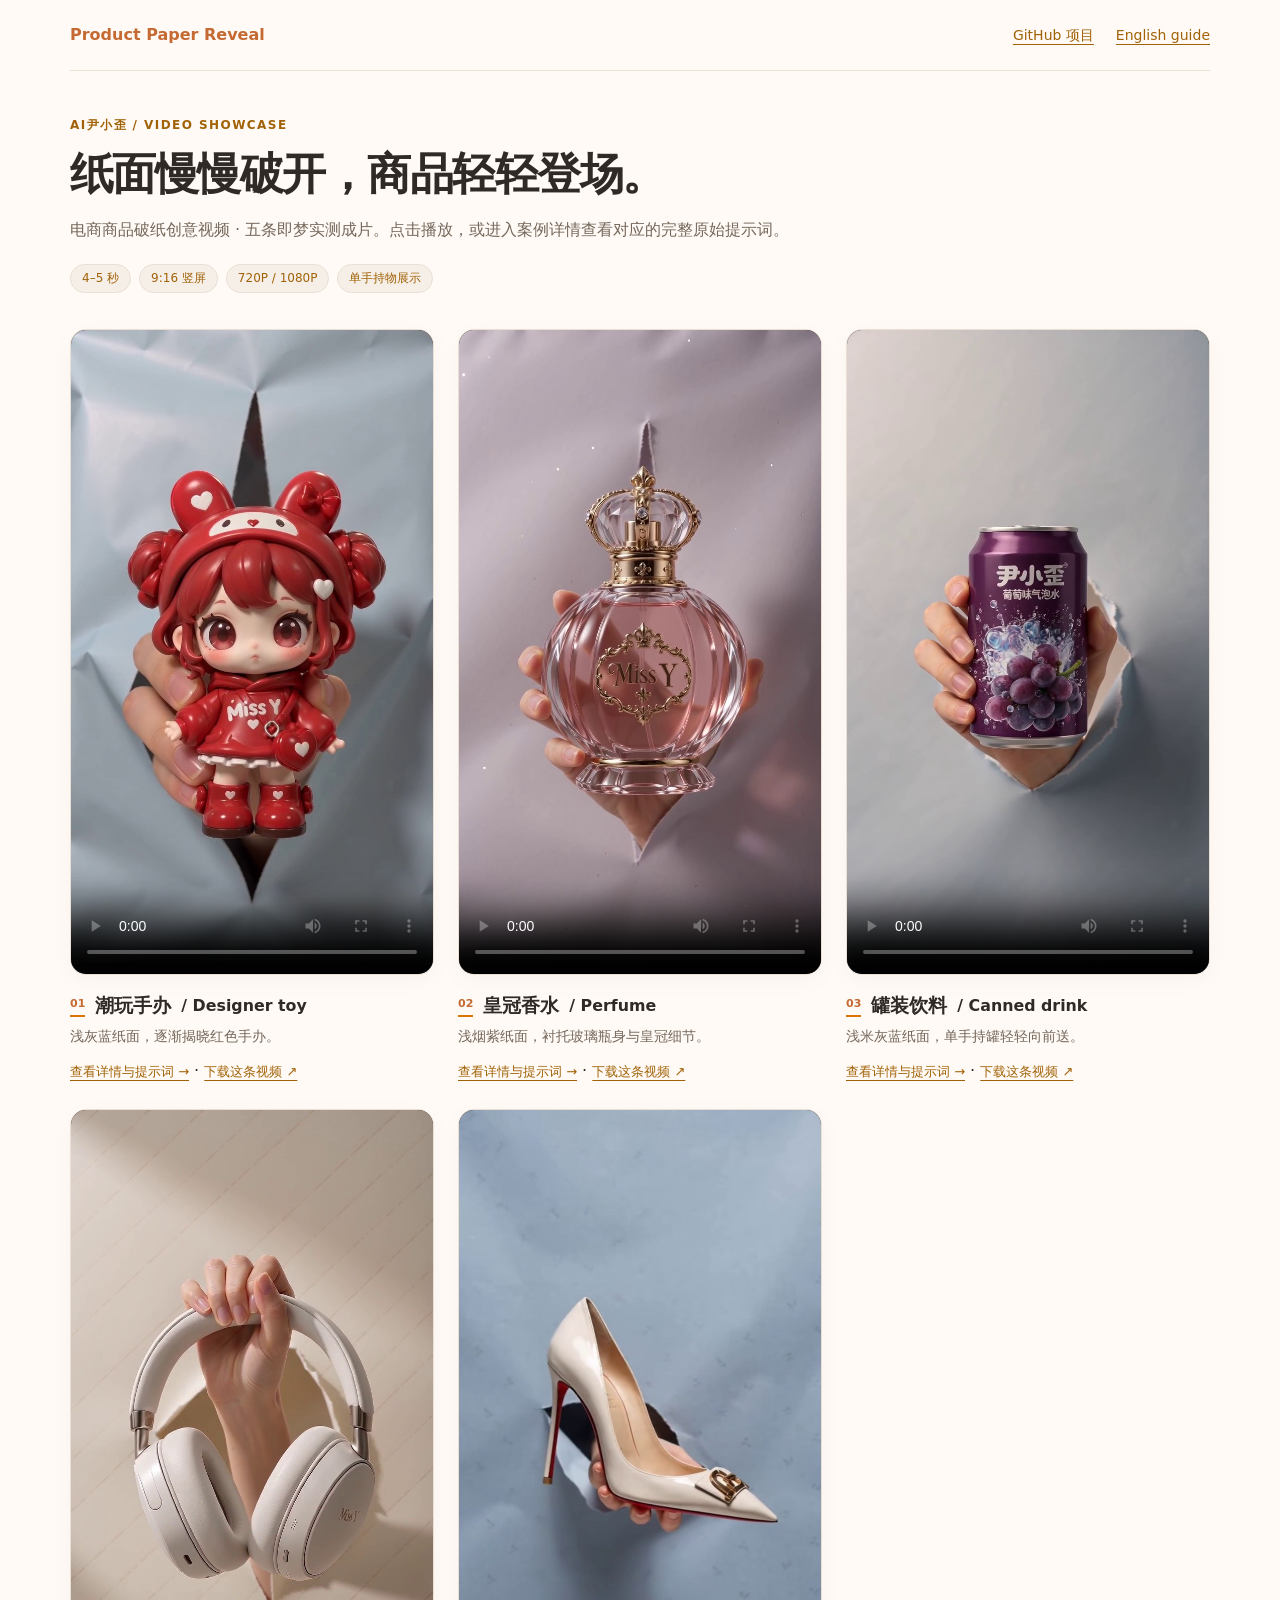
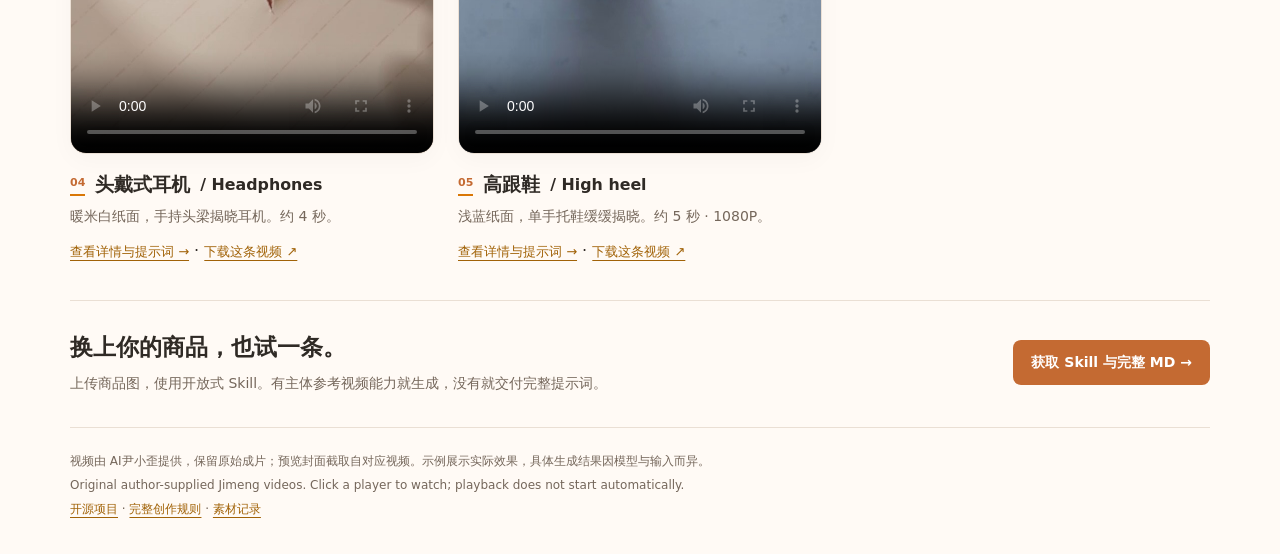
<file: index.html>
<!doctype html>
<html lang="zh-CN">
<head>
  <meta charset="utf-8">
  <meta name="viewport" content="width=device-width, initial-scale=1">
  <meta name="description" content="电商商品破纸创意视频：潮玩、香水、饮料、耳机、高跟鞋五条实测成片，点击直接播放。上传商品图即可使用开放式 Agent Skill。">
  <meta name="theme-color" content="#FFFaf5">
  <title>效果预览 · 电商商品破纸创意视频</title>
  <style>
    :root{color-scheme:light;--ink:#2F2A25;--muted:#75675b;--paper:#FFFaf5;--accent:#C46A32;--gold:#D97706;--deep:#A16207;--line:#EADFD4}
    *{box-sizing:border-box}body{margin:0;background:var(--paper);color:var(--ink);font-family:system-ui,-apple-system,"Segoe UI","Microsoft YaHei",sans-serif;line-height:1.65}
    a{color:var(--deep);text-underline-offset:4px}a:hover{color:var(--accent)}a:focus-visible,video:focus-visible{outline:3px solid var(--gold);outline-offset:5px}
    .wrap{width:min(1140px,calc(100% - 40px));margin:auto}.top{padding:22px 0;border-bottom:1px solid var(--line);display:flex;justify-content:space-between;gap:16px;align-items:center}.brand{font-weight:750;color:var(--accent);text-decoration:none}.top nav{display:flex;gap:22px;font-size:14px}
    header{padding:45px 0 28px}.eyebrow{font-size:12px;color:var(--deep);font-weight:750;letter-spacing:.12em;margin:0 0 10px}h1{font-size:clamp(28px,4vw,44px);line-height:1.25;letter-spacing:-.035em;margin:0 0 16px}header p{max-width:720px;margin:0;color:var(--muted)}.tags{display:flex;gap:8px;flex-wrap:wrap;margin-top:20px}.tags span{font-size:12px;padding:4px 11px;border:1px solid var(--line);border-radius:20px;color:var(--deep);background:#F6EFE8}
    .gallery{display:grid;grid-template-columns:repeat(3,minmax(0,1fr));gap:24px;padding:8px 0 36px}.card{min-width:0;scroll-margin-top:24px}.media{background:#e8e0d9;overflow:hidden;border-radius:16px;border:1px solid var(--line);box-shadow:0 6px 24px #2f2a2508}video{display:block;width:100%;aspect-ratio:9/16;object-fit:contain;background:#201d1a}h2{font-size:19px;margin:15px 0 4px;display:flex;align-items:center;gap:10px}.number{font-size:11px;color:var(--accent);font-weight:700;border-bottom:2px solid var(--gold);padding-bottom:2px}.card p{font-size:14px;color:var(--muted);margin:0 0 10px}.download{font-size:13px}.start{border-top:1px solid var(--line);padding:28px 0 32px;display:flex;align-items:center;justify-content:space-between;gap:24px}.start h2{margin:0 0 5px;font-size:23px}.start p{margin:0;color:var(--muted);font-size:14px}.button{display:inline-block;flex-shrink:0;padding:11px 18px;background:var(--accent);color:white;border-radius:8px;text-decoration:none;font-size:14px;font-weight:650}.button:hover{background:#a85225;color:white}footer{border-top:1px solid var(--line);padding:20px 0 30px;color:var(--muted);font-size:12px}footer p{margin:4px 0}
    @media(max-width:760px){.gallery{grid-template-columns:1fr;max-width:420px;margin:auto;gap:32px}.wrap{width:calc(100% - 32px)}header{padding-top:30px}.top{align-items:flex-start}.top nav{gap:12px;font-size:12px}.brand{font-size:14px}.start{align-items:flex-start;flex-direction:column}.card{scroll-margin-top:16px}}
    @media(prefers-reduced-motion:reduce){*{scroll-behavior:auto!important}}
  </style>
</head>
<body>
  <div class="wrap">
    <div class="top">
      <a class="brand" href="https://github.com/yinxiaowai/ecommerce-paper-reveal-video">Product Paper Reveal</a>
      <nav aria-label="项目导航"><a href="https://github.com/yinxiaowai/ecommerce-paper-reveal-video">GitHub 项目</a><a href="https://github.com/yinxiaowai/ecommerce-paper-reveal-video/blob/main/README_EN.md" lang="en">English guide</a></nav>
    </div>
    <header>
      <p class="eyebrow">AI尹小歪 / VIDEO SHOWCASE</p>
      <h1>纸面慢慢破开，商品轻轻登场。</h1>
      <p>电商商品破纸创意视频 · 五条即梦实测成片。点击播放，或进入案例详情查看对应的完整原始提示词。</p>
      <div class="tags" aria-label="视频规格"><span>4–5 秒</span><span>9:16 竖屏</span><span>720P / 1080P</span><span>单手持物展示</span></div>
    </header>
    <main>
      <div class="gallery" aria-label="视频效果预览">
        <article class="card" id="video-01">
          <div class="media"><video controls playsinline preload="metadata" poster="assets/images/video-01-poster.jpg" aria-label="潮玩手办破纸展示视频"><source src="assets/videos/video-01.mp4" type="video/mp4">浏览器暂不支持视频播放，<a href="assets/videos/video-01.mp4">下载视频</a>。</video></div>
          <h2><span class="number">01</span>潮玩手办 <small lang="en">/ Designer toy</small></h2>
          <p>浅灰蓝纸面，逐渐揭晓红色手办。</p>
          <a class="download" href="cases/video-01.html">查看详情与提示词 →</a> · <a class="download" href="assets/videos/video-01.mp4" download>下载这条视频 ↗</a>
        </article>
        <article class="card" id="video-02">
          <div class="media"><video controls playsinline preload="metadata" poster="assets/images/video-02-poster.jpg" aria-label="皇冠香水破纸展示视频"><source src="assets/videos/video-02.mp4" type="video/mp4">浏览器暂不支持视频播放，<a href="assets/videos/video-02.mp4">下载视频</a>。</video></div>
          <h2><span class="number">02</span>皇冠香水 <small lang="en">/ Perfume</small></h2>
          <p>浅烟紫纸面，衬托玻璃瓶身与皇冠细节。</p>
          <a class="download" href="cases/video-02.html">查看详情与提示词 →</a> · <a class="download" href="assets/videos/video-02.mp4" download>下载这条视频 ↗</a>
        </article>
        <article class="card" id="video-03">
          <div class="media"><video controls playsinline preload="metadata" poster="assets/images/video-03-poster.jpg" aria-label="罐装饮料破纸展示视频"><source src="assets/videos/video-03.mp4" type="video/mp4">浏览器暂不支持视频播放，<a href="assets/videos/video-03.mp4">下载视频</a>。</video></div>
          <h2><span class="number">03</span>罐装饮料 <small lang="en">/ Canned drink</small></h2>
          <p>浅米灰蓝纸面，单手持罐轻轻向前送。</p>
          <a class="download" href="cases/video-03.html">查看详情与提示词 →</a> · <a class="download" href="assets/videos/video-03.mp4" download>下载这条视频 ↗</a>
        </article>
        <article class="card" id="video-04">
          <div class="media"><video controls playsinline preload="metadata" poster="assets/images/video-04-poster.jpg" aria-label="头戴式耳机破纸展示视频"><source src="assets/videos/video-04.mp4" type="video/mp4">浏览器暂不支持视频播放，<a href="assets/videos/video-04.mp4">下载视频</a>。</video></div>
          <h2><span class="number">04</span>头戴式耳机 <small lang="en">/ Headphones</small></h2>
          <p>暖米白纸面，手持头梁揭晓耳机。约 4 秒。</p>
          <a class="download" href="cases/video-04.html">查看详情与提示词 →</a> · <a class="download" href="assets/videos/video-04.mp4" download>下载这条视频 ↗</a>
        </article>
        <article class="card" id="video-05">
          <div class="media"><video controls playsinline preload="metadata" poster="assets/images/video-05-poster.jpg" aria-label="高跟鞋破纸展示视频"><source src="assets/videos/video-05.mp4" type="video/mp4">浏览器暂不支持视频播放，<a href="assets/videos/video-05.mp4">下载视频</a>。</video></div>
          <h2><span class="number">05</span>高跟鞋 <small lang="en">/ High heel</small></h2>
          <p>浅蓝纸面，单手托鞋缓缓揭晓。约 5 秒 · 1080P。</p>
          <a class="download" href="cases/video-05.html">查看详情与提示词 →</a> · <a class="download" href="assets/videos/video-05.mp4" download>下载这条视频 ↗</a>
        </article>
      </div>
      <section class="start" aria-labelledby="start-title">
        <div><h2 id="start-title">换上你的商品，也试一条。</h2><p>上传商品图，使用开放式 Skill。有主体参考视频能力就生成，没有就交付完整提示词。</p></div>
        <a class="button" href="https://github.com/yinxiaowai/ecommerce-paper-reveal-video#方法一安装为-skill">获取 Skill 与完整 MD →</a>
      </section>
    </main>
    <footer>
      <p>视频由 AI尹小歪提供，保留原始成片；预览封面截取自对应视频。示例展示实际效果，具体生成结果因模型与输入而异。</p>
      <p lang="en">Original author-supplied Jimeng videos. Click a player to watch; playback does not start automatically.</p>
      <p><a href="https://github.com/yinxiaowai/ecommerce-paper-reveal-video">开源项目</a> · <a href="https://github.com/yinxiaowai/ecommerce-paper-reveal-video/blob/v1.0.0/references/paper-reveal-prompt.zh-CN.md">完整创作规则</a> · <a href="assets/videos/manifest.json">素材记录</a></p>
    </footer>
  </div>
  <script>
    // Keep audio from separate previews from overlapping.
    document.querySelectorAll('video').forEach(player => {
      player.addEventListener('play', () => {
        document.querySelectorAll('video').forEach(other => { if (other !== player) other.pause(); });
      });
    });
  </script>
</body>
</html>
</file>
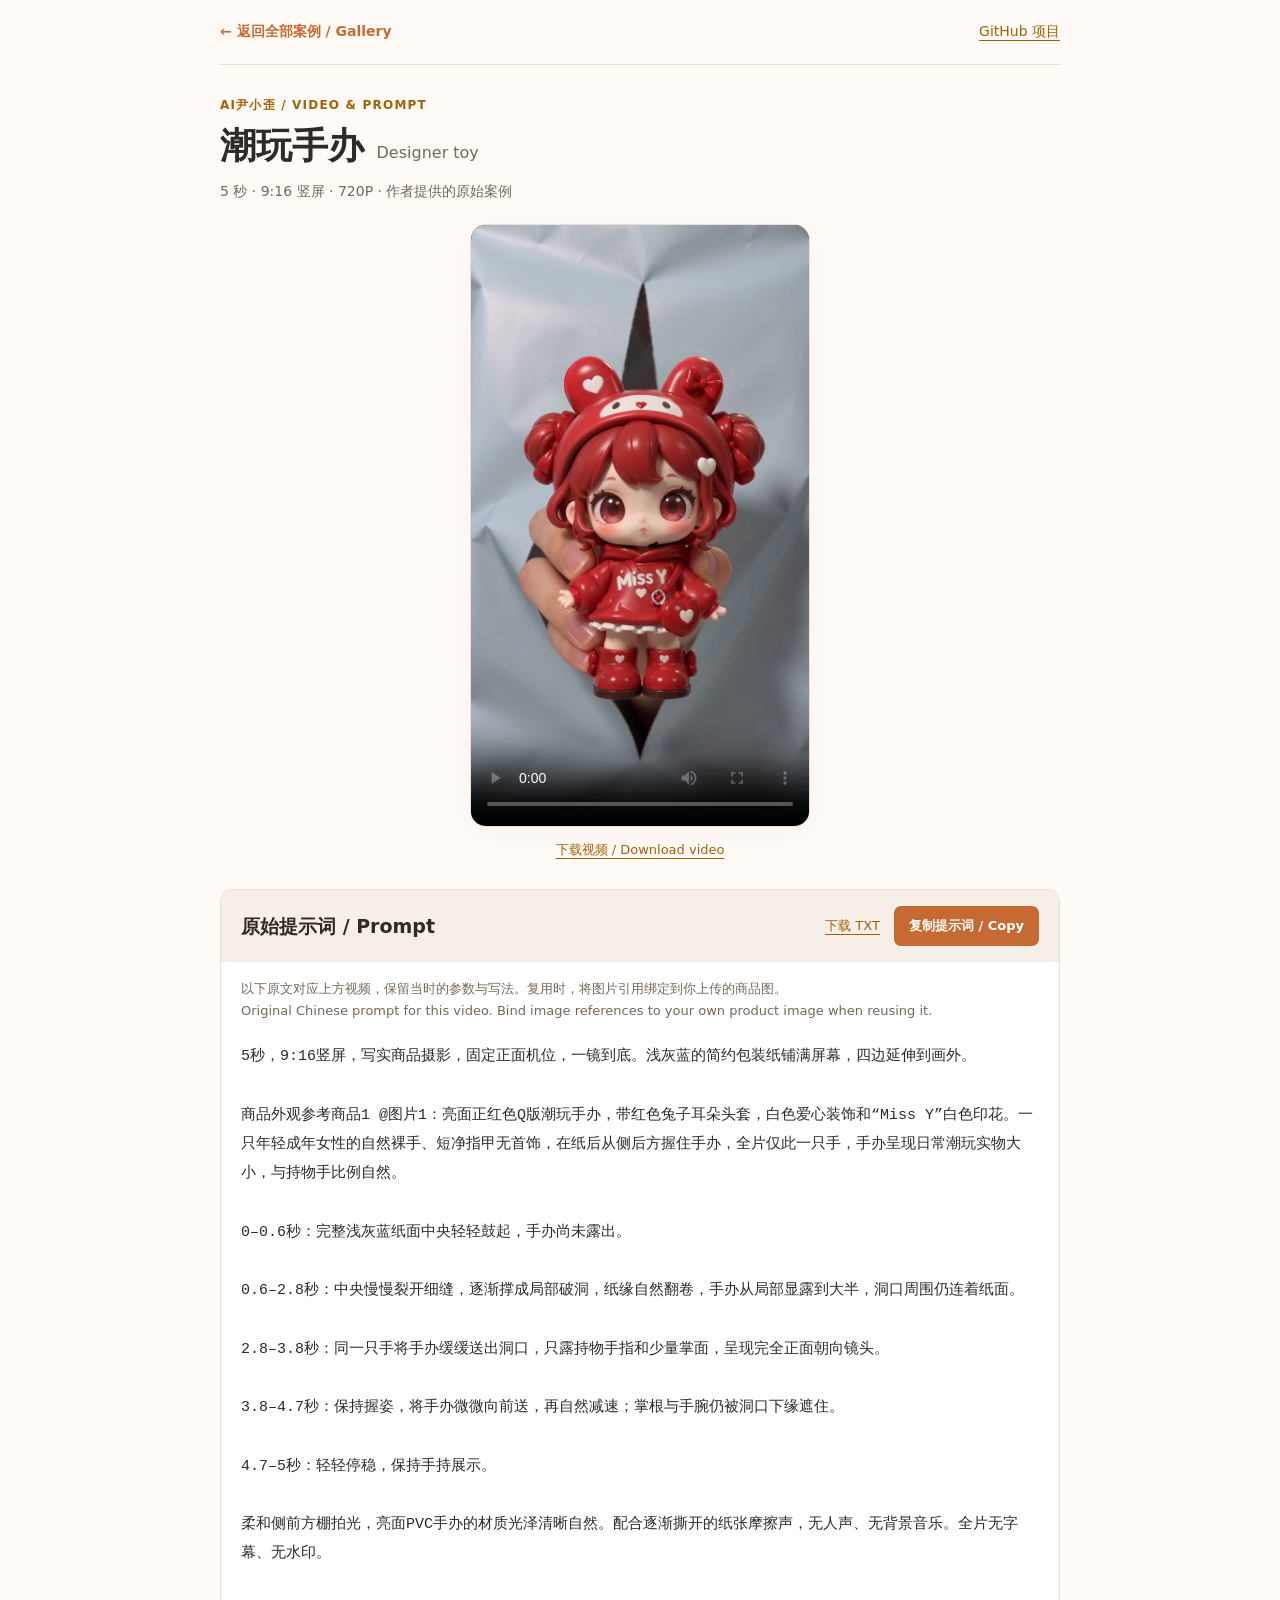
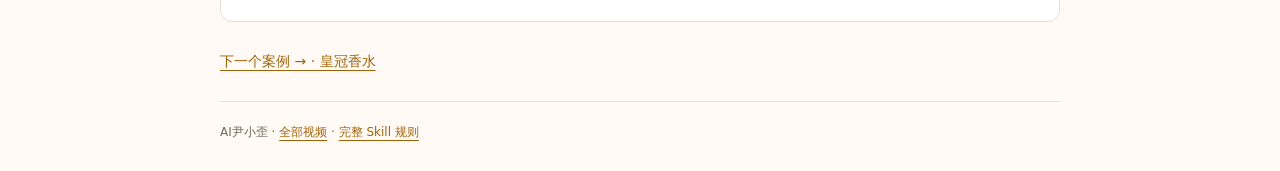
<file: cases/video-01.html>
<!doctype html>
<html lang="zh-CN">
<head>
  <meta charset="utf-8">
  <meta name="viewport" content="width=device-width, initial-scale=1">
  <meta name="description" content="潮玩手办破纸展示视频与对应原始提示词，可播放、复制和下载。">
  <meta name="theme-color" content="#FFFaf5">
  <title>潮玩手办 · 视频与提示词 | Product Paper Reveal</title>
  <link rel="stylesheet" href="../assets/case.css">
  <script src="../assets/case.js" defer></script>
</head>
<body><div class="wrap">
  <nav class="top" aria-label="案例导航"><a class="brand" href="../index.html#video-01">← 返回全部案例 / Gallery</a><a href="https://github.com/yinxiaowai/ecommerce-paper-reveal-video">GitHub 项目</a></nav>
  <header><p class="eyebrow">AI尹小歪 / VIDEO &amp; PROMPT</p><h1>潮玩手办 <small lang="en">Designer toy</small></h1><p class="meta">5 秒 · 9:16 竖屏 · 720P · 作者提供的原始案例</p></header>
  <main>
    <div class="video-wrap"><video controls playsinline preload="metadata" poster="../assets/images/video-01-poster.jpg" aria-label="潮玩手办破纸展示视频"><source src="../assets/videos/video-01.mp4" type="video/mp4">浏览器暂不支持播放，请使用下方下载链接。</video></div>
    <p class="video-download"><a href="../assets/videos/video-01.mp4" download>下载视频 / Download video</a></p>
    <section class="prompt" aria-labelledby="prompt-title">
      <div class="prompt-head"><h2 id="prompt-title">原始提示词 <span lang="en">/ Prompt</span></h2><div class="actions"><a href="../assets/prompts/video-01.txt" download>下载 TXT</a><button id="copy-prompt" type="button" hidden>复制提示词 / Copy</button></div></div>
      <p class="note">以下原文对应上方视频，保留当时的参数与写法。复用时，将图片引用绑定到你上传的商品图。<br><span lang="en">Original Chinese prompt for this video. Bind image references to your own product image when reusing it.</span></p>
      <pre><code id="prompt-text">5秒，9:16竖屏，写实商品摄影，固定正面机位，一镜到底。浅灰蓝的简约包装纸铺满屏幕，四边延伸到画外。

商品外观参考商品1 @图片1：亮面正红色Q版潮玩手办，带红色兔子耳朵头套，白色爱心装饰和“Miss Y”白色印花。一只年轻成年女性的自然裸手、短净指甲无首饰，在纸后从侧后方握住手办，全片仅此一只手，手办呈现日常潮玩实物大小，与持物手比例自然。

0–0.6秒：完整浅灰蓝纸面中央轻轻鼓起，手办尚未露出。

0.6–2.8秒：中央慢慢裂开细缝，逐渐撑成局部破洞，纸缘自然翻卷，手办从局部显露到大半，洞口周围仍连着纸面。

2.8–3.8秒：同一只手将手办缓缓送出洞口，只露持物手指和少量掌面，呈现完全正面朝向镜头。

3.8–4.7秒：保持握姿，将手办微微向前送，再自然减速；掌根与手腕仍被洞口下缘遮住。

4.7–5秒：轻轻停稳，保持手持展示。

柔和侧前方棚拍光，亮面PVC手办的材质光泽清晰自然。配合逐渐撕开的纸张摩擦声，无人声、无背景音乐。全片无字幕、无水印。
</code></pre>
      <p class="copy-status" id="copy-status" role="status" aria-live="polite"></p>
    </section>
    <nav class="pager" aria-label="相邻案例"><a href="video-02.html">下一个案例 → · 皇冠香水</a></nav>
  </main>
  <footer>AI尹小歪 · <a href="../index.html">全部视频</a> · <a href="https://github.com/yinxiaowai/ecommerce-paper-reveal-video/blob/v1.0.0/references/paper-reveal-prompt.zh-CN.md">完整 Skill 规则</a></footer>
</div></body>
</html>
</file>
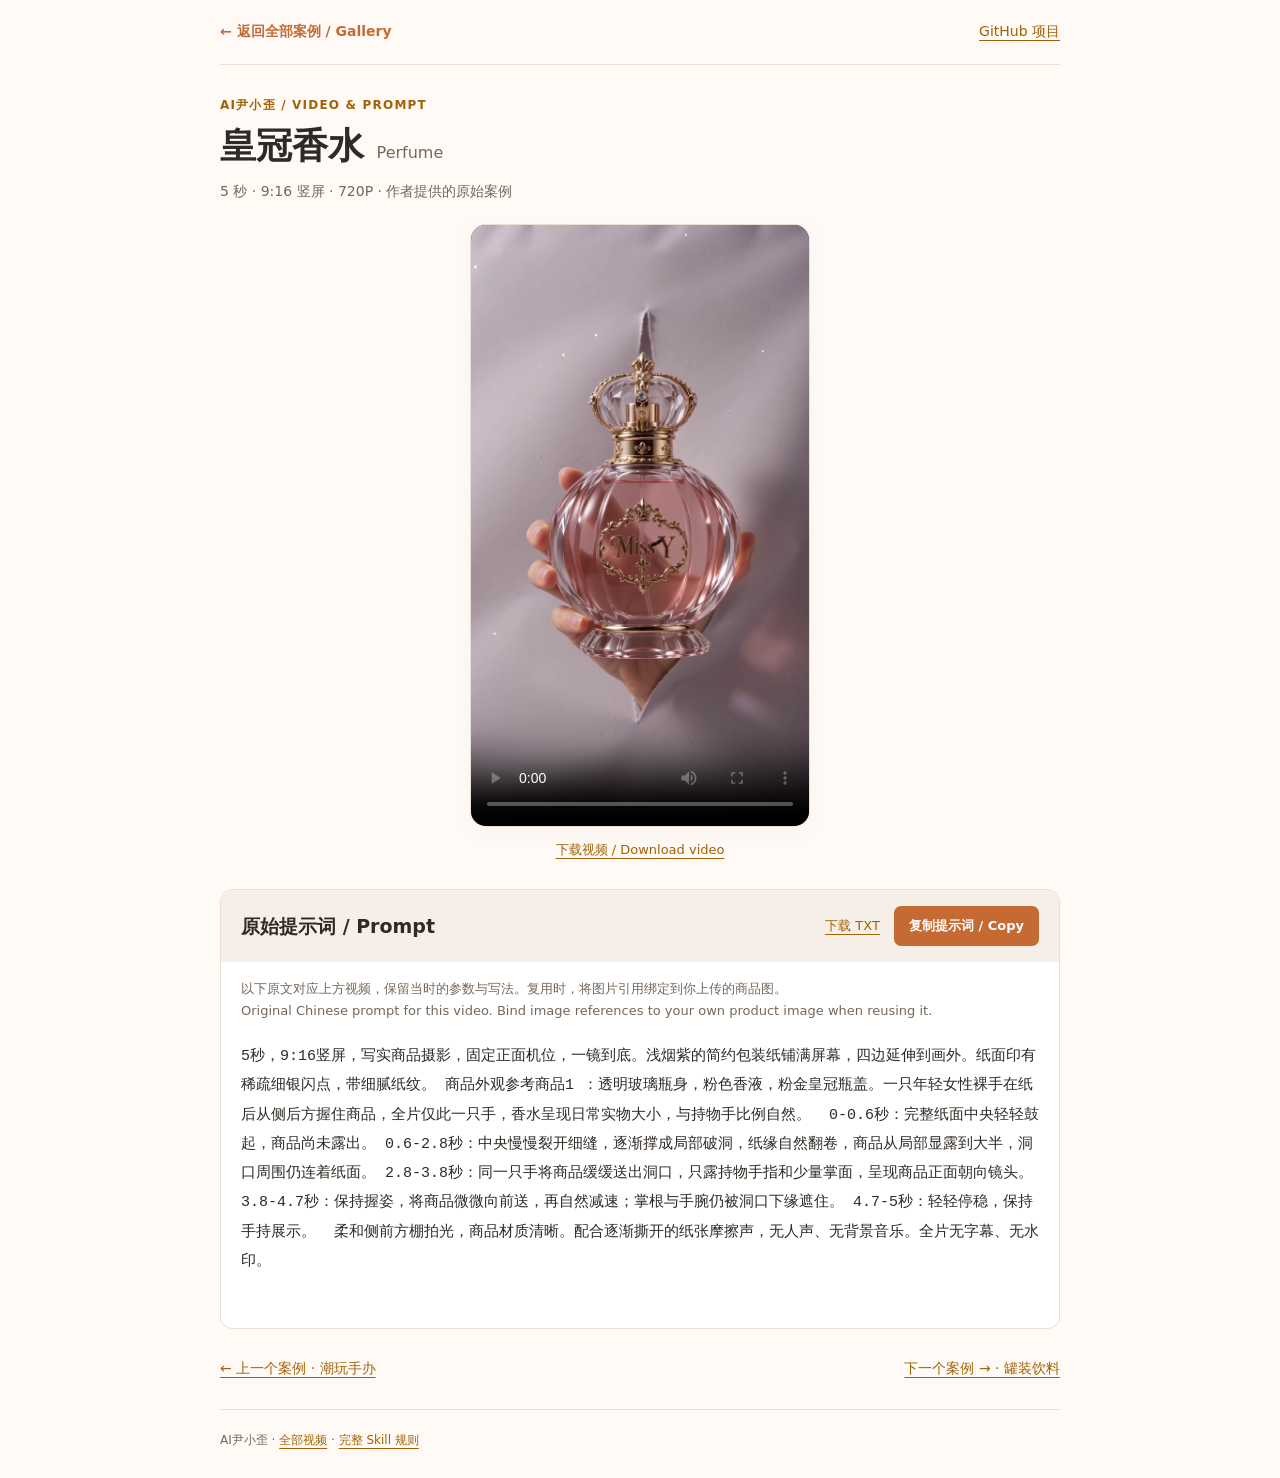
<file: cases/video-02.html>
<!doctype html>
<html lang="zh-CN">
<head>
  <meta charset="utf-8">
  <meta name="viewport" content="width=device-width, initial-scale=1">
  <meta name="description" content="皇冠香水破纸展示视频与对应原始提示词，可播放、复制和下载。">
  <meta name="theme-color" content="#FFFaf5">
  <title>皇冠香水 · 视频与提示词 | Product Paper Reveal</title>
  <link rel="stylesheet" href="../assets/case.css">
  <script src="../assets/case.js" defer></script>
</head>
<body><div class="wrap">
  <nav class="top" aria-label="案例导航"><a class="brand" href="../index.html#video-02">← 返回全部案例 / Gallery</a><a href="https://github.com/yinxiaowai/ecommerce-paper-reveal-video">GitHub 项目</a></nav>
  <header><p class="eyebrow">AI尹小歪 / VIDEO &amp; PROMPT</p><h1>皇冠香水 <small lang="en">Perfume</small></h1><p class="meta">5 秒 · 9:16 竖屏 · 720P · 作者提供的原始案例</p></header>
  <main>
    <div class="video-wrap"><video controls playsinline preload="metadata" poster="../assets/images/video-02-poster.jpg" aria-label="皇冠香水破纸展示视频"><source src="../assets/videos/video-02.mp4" type="video/mp4">浏览器暂不支持播放，请使用下方下载链接。</video></div>
    <p class="video-download"><a href="../assets/videos/video-02.mp4" download>下载视频 / Download video</a></p>
    <section class="prompt" aria-labelledby="prompt-title">
      <div class="prompt-head"><h2 id="prompt-title">原始提示词 <span lang="en">/ Prompt</span></h2><div class="actions"><a href="../assets/prompts/video-02.txt" download>下载 TXT</a><button id="copy-prompt" type="button" hidden>复制提示词 / Copy</button></div></div>
      <p class="note">以下原文对应上方视频，保留当时的参数与写法。复用时，将图片引用绑定到你上传的商品图。<br><span lang="en">Original Chinese prompt for this video. Bind image references to your own product image when reusing it.</span></p>
      <pre><code id="prompt-text">5秒，9:16竖屏，写实商品摄影，固定正面机位，一镜到底。浅烟紫的简约包装纸铺满屏幕，四边延伸到画外。纸面印有稀疏细银闪点，带细腻纸纹。 商品外观参考商品1 ：透明玻璃瓶身，粉色香液，粉金皇冠瓶盖。一只年轻女性裸手在纸后从侧后方握住商品，全片仅此一只手，香水呈现日常实物大小，与持物手比例自然。  0-0.6秒：完整纸面中央轻轻鼓起，商品尚未露出。 0.6-2.8秒：中央慢慢裂开细缝，逐渐撑成局部破洞，纸缘自然翻卷，商品从局部显露到大半，洞口周围仍连着纸面。 2.8-3.8秒：同一只手将商品缓缓送出洞口，只露持物手指和少量掌面，呈现商品正面朝向镜头。 3.8-4.7秒：保持握姿，将商品微微向前送，再自然减速；掌根与手腕仍被洞口下缘遮住。 4.7-5秒：轻轻停稳，保持手持展示。  柔和侧前方棚拍光，商品材质清晰。配合逐渐撕开的纸张摩擦声，无人声、无背景音乐。全片无字幕、无水印。
</code></pre>
      <p class="copy-status" id="copy-status" role="status" aria-live="polite"></p>
    </section>
    <nav class="pager" aria-label="相邻案例"><a href="video-01.html">← 上一个案例 · 潮玩手办</a><a href="video-03.html">下一个案例 → · 罐装饮料</a></nav>
  </main>
  <footer>AI尹小歪 · <a href="../index.html">全部视频</a> · <a href="https://github.com/yinxiaowai/ecommerce-paper-reveal-video/blob/v1.0.0/references/paper-reveal-prompt.zh-CN.md">完整 Skill 规则</a></footer>
</div></body>
</html>
</file>
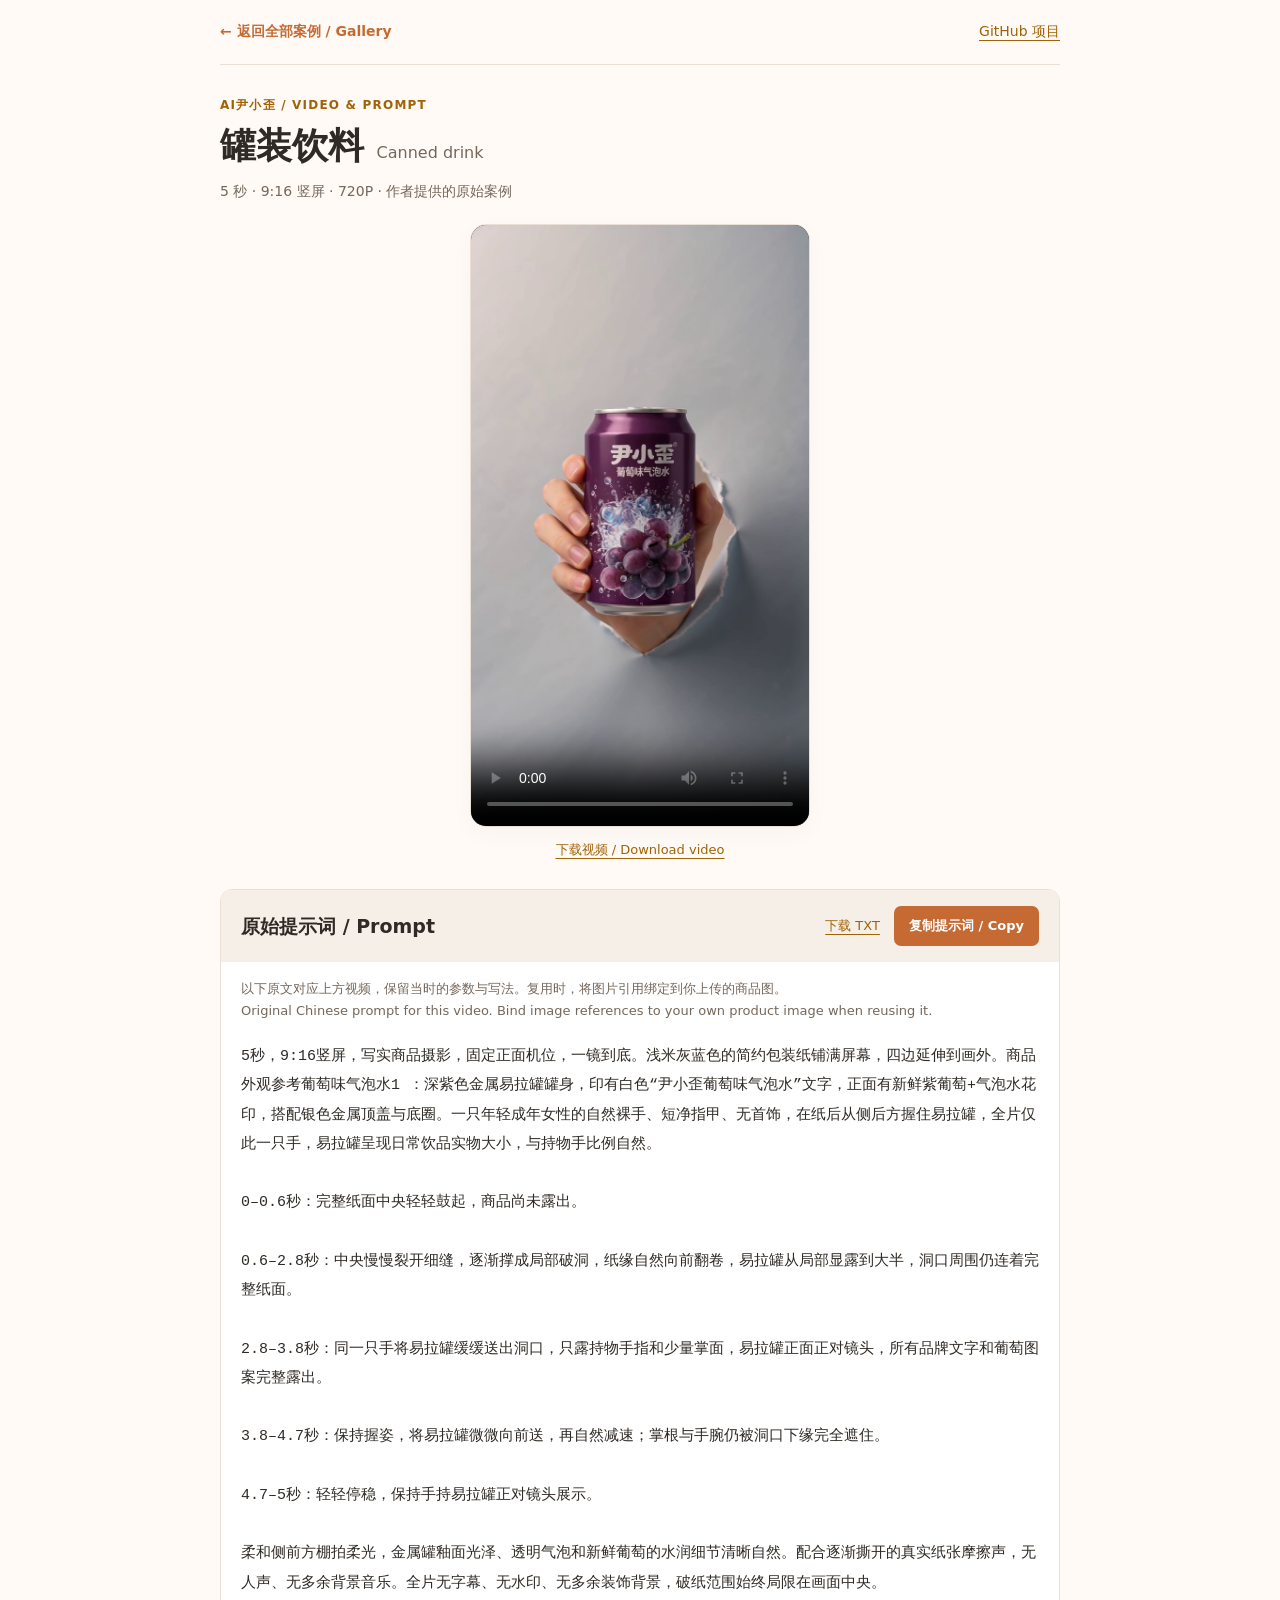
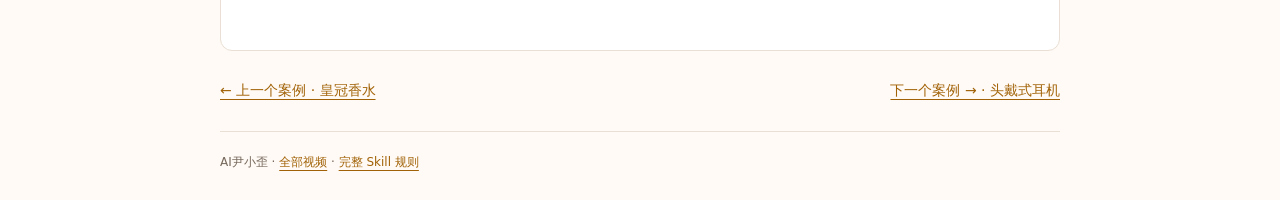
<file: cases/video-03.html>
<!doctype html>
<html lang="zh-CN">
<head>
  <meta charset="utf-8">
  <meta name="viewport" content="width=device-width, initial-scale=1">
  <meta name="description" content="罐装饮料破纸展示视频与对应原始提示词，可播放、复制和下载。">
  <meta name="theme-color" content="#FFFaf5">
  <title>罐装饮料 · 视频与提示词 | Product Paper Reveal</title>
  <link rel="stylesheet" href="../assets/case.css">
  <script src="../assets/case.js" defer></script>
</head>
<body><div class="wrap">
  <nav class="top" aria-label="案例导航"><a class="brand" href="../index.html#video-03">← 返回全部案例 / Gallery</a><a href="https://github.com/yinxiaowai/ecommerce-paper-reveal-video">GitHub 项目</a></nav>
  <header><p class="eyebrow">AI尹小歪 / VIDEO &amp; PROMPT</p><h1>罐装饮料 <small lang="en">Canned drink</small></h1><p class="meta">5 秒 · 9:16 竖屏 · 720P · 作者提供的原始案例</p></header>
  <main>
    <div class="video-wrap"><video controls playsinline preload="metadata" poster="../assets/images/video-03-poster.jpg" aria-label="罐装饮料破纸展示视频"><source src="../assets/videos/video-03.mp4" type="video/mp4">浏览器暂不支持播放，请使用下方下载链接。</video></div>
    <p class="video-download"><a href="../assets/videos/video-03.mp4" download>下载视频 / Download video</a></p>
    <section class="prompt" aria-labelledby="prompt-title">
      <div class="prompt-head"><h2 id="prompt-title">原始提示词 <span lang="en">/ Prompt</span></h2><div class="actions"><a href="../assets/prompts/video-03.txt" download>下载 TXT</a><button id="copy-prompt" type="button" hidden>复制提示词 / Copy</button></div></div>
      <p class="note">以下原文对应上方视频，保留当时的参数与写法。复用时，将图片引用绑定到你上传的商品图。<br><span lang="en">Original Chinese prompt for this video. Bind image references to your own product image when reusing it.</span></p>
      <pre><code id="prompt-text">5秒，9:16竖屏，写实商品摄影，固定正面机位，一镜到底。浅米灰蓝色的简约包装纸铺满屏幕，四边延伸到画外。商品外观参考葡萄味气泡水1 ：深紫色金属易拉罐罐身，印有白色“尹小歪葡萄味气泡水”文字，正面有新鲜紫葡萄+气泡水花印，搭配银色金属顶盖与底圈。一只年轻成年女性的自然裸手、短净指甲、无首饰，在纸后从侧后方握住易拉罐，全片仅此一只手，易拉罐呈现日常饮品实物大小，与持物手比例自然。

0–0.6秒：完整纸面中央轻轻鼓起，商品尚未露出。

0.6–2.8秒：中央慢慢裂开细缝，逐渐撑成局部破洞，纸缘自然向前翻卷，易拉罐从局部显露到大半，洞口周围仍连着完整纸面。

2.8–3.8秒：同一只手将易拉罐缓缓送出洞口，只露持物手指和少量掌面，易拉罐正面正对镜头，所有品牌文字和葡萄图案完整露出。

3.8–4.7秒：保持握姿，将易拉罐微微向前送，再自然减速；掌根与手腕仍被洞口下缘完全遮住。

4.7–5秒：轻轻停稳，保持手持易拉罐正对镜头展示。

柔和侧前方棚拍柔光，金属罐釉面光泽、透明气泡和新鲜葡萄的水润细节清晰自然。配合逐渐撕开的真实纸张摩擦声，无人声、无多余背景音乐。全片无字幕、无水印、无多余装饰背景，破纸范围始终局限在画面中央。
</code></pre>
      <p class="copy-status" id="copy-status" role="status" aria-live="polite"></p>
    </section>
    <nav class="pager" aria-label="相邻案例"><a href="video-02.html">← 上一个案例 · 皇冠香水</a><a href="video-04.html">下一个案例 → · 头戴式耳机</a></nav>
  </main>
  <footer>AI尹小歪 · <a href="../index.html">全部视频</a> · <a href="https://github.com/yinxiaowai/ecommerce-paper-reveal-video/blob/v1.0.0/references/paper-reveal-prompt.zh-CN.md">完整 Skill 规则</a></footer>
</div></body>
</html>
</file>
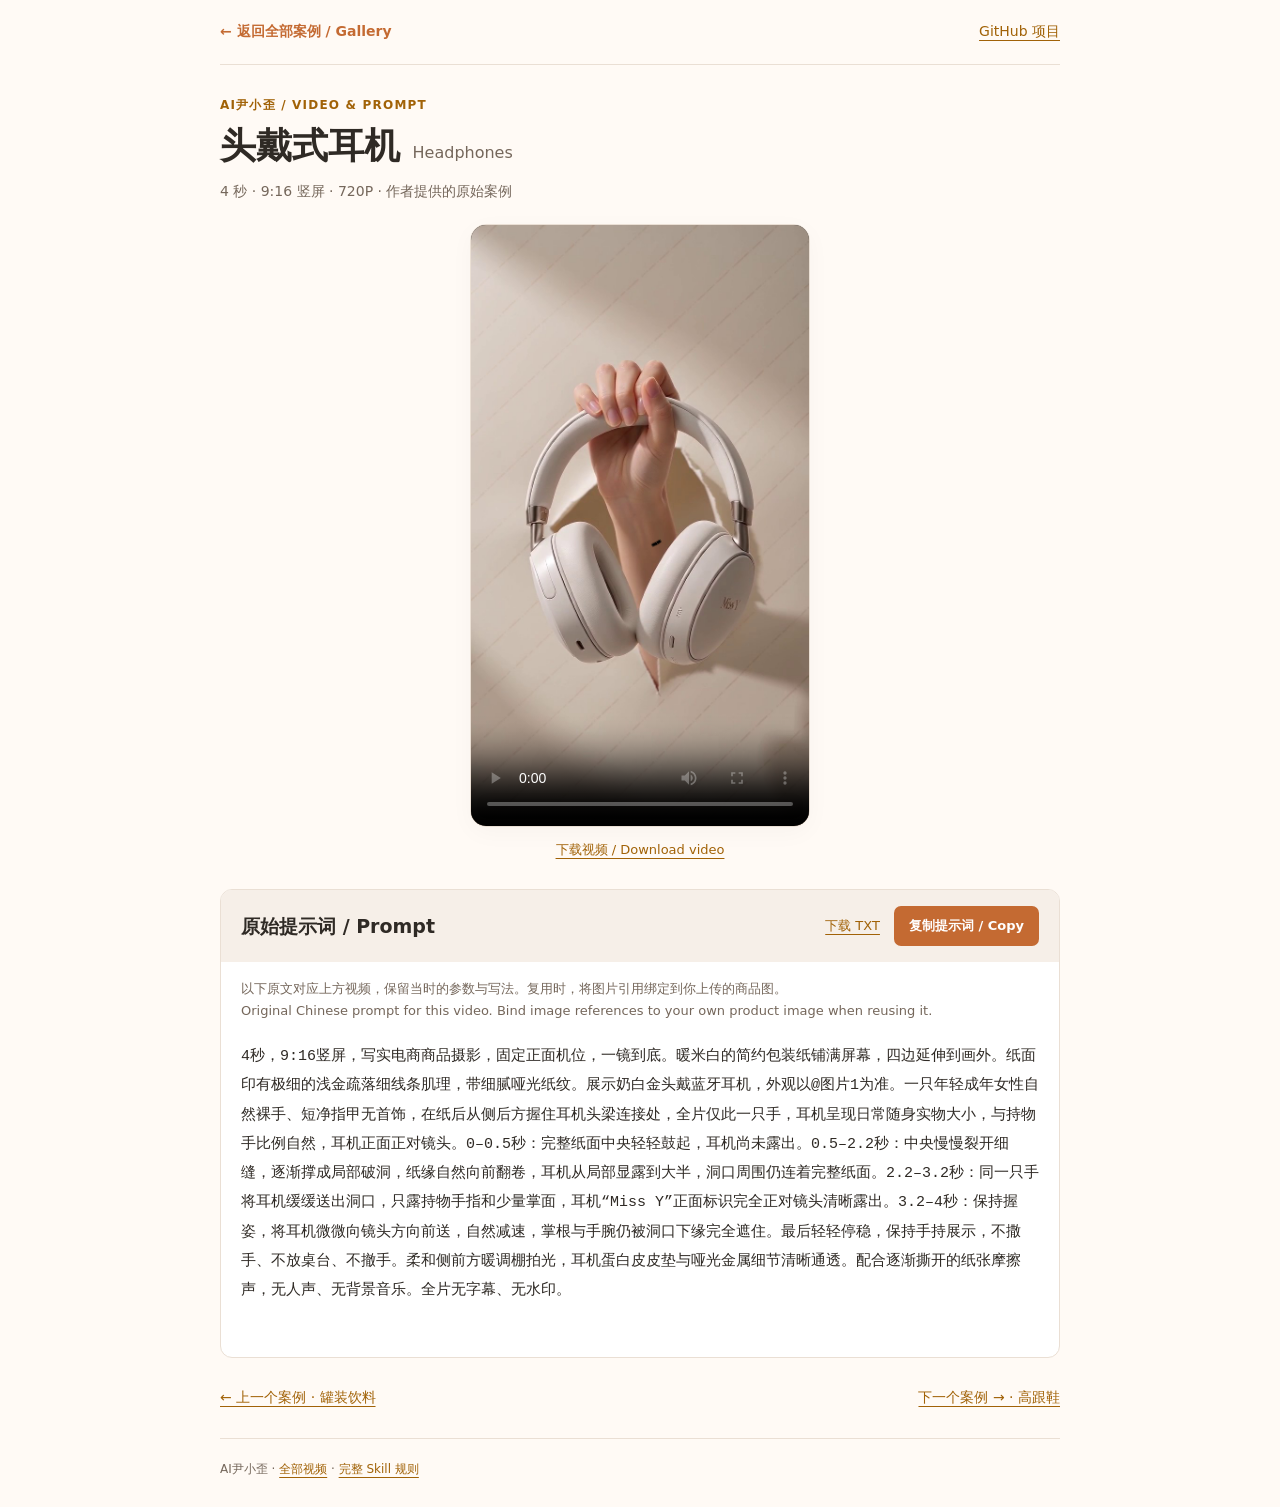
<file: cases/video-04.html>
<!doctype html>
<html lang="zh-CN">
<head>
  <meta charset="utf-8">
  <meta name="viewport" content="width=device-width, initial-scale=1">
  <meta name="description" content="头戴式耳机破纸展示视频与对应原始提示词，可播放、复制和下载。">
  <meta name="theme-color" content="#FFFaf5">
  <title>头戴式耳机 · 视频与提示词 | Product Paper Reveal</title>
  <link rel="stylesheet" href="../assets/case.css">
  <script src="../assets/case.js" defer></script>
</head>
<body><div class="wrap">
  <nav class="top" aria-label="案例导航"><a class="brand" href="../index.html#video-04">← 返回全部案例 / Gallery</a><a href="https://github.com/yinxiaowai/ecommerce-paper-reveal-video">GitHub 项目</a></nav>
  <header><p class="eyebrow">AI尹小歪 / VIDEO &amp; PROMPT</p><h1>头戴式耳机 <small lang="en">Headphones</small></h1><p class="meta">4 秒 · 9:16 竖屏 · 720P · 作者提供的原始案例</p></header>
  <main>
    <div class="video-wrap"><video controls playsinline preload="metadata" poster="../assets/images/video-04-poster.jpg" aria-label="头戴式耳机破纸展示视频"><source src="../assets/videos/video-04.mp4" type="video/mp4">浏览器暂不支持播放，请使用下方下载链接。</video></div>
    <p class="video-download"><a href="../assets/videos/video-04.mp4" download>下载视频 / Download video</a></p>
    <section class="prompt" aria-labelledby="prompt-title">
      <div class="prompt-head"><h2 id="prompt-title">原始提示词 <span lang="en">/ Prompt</span></h2><div class="actions"><a href="../assets/prompts/video-04.txt" download>下载 TXT</a><button id="copy-prompt" type="button" hidden>复制提示词 / Copy</button></div></div>
      <p class="note">以下原文对应上方视频，保留当时的参数与写法。复用时，将图片引用绑定到你上传的商品图。<br><span lang="en">Original Chinese prompt for this video. Bind image references to your own product image when reusing it.</span></p>
      <pre><code id="prompt-text">4秒，9:16竖屏，写实电商商品摄影，固定正面机位，一镜到底。暖米白的简约包装纸铺满屏幕，四边延伸到画外。纸面印有极细的浅金疏落细线条肌理，带细腻哑光纸纹。展示奶白金头戴蓝牙耳机，外观以@图片1为准。一只年轻成年女性自然裸手、短净指甲无首饰，在纸后从侧后方握住耳机头梁连接处，全片仅此一只手，耳机呈现日常随身实物大小，与持物手比例自然，耳机正面正对镜头。0–0.5秒：完整纸面中央轻轻鼓起，耳机尚未露出。0.5–2.2秒：中央慢慢裂开细缝，逐渐撑成局部破洞，纸缘自然向前翻卷，耳机从局部显露到大半，洞口周围仍连着完整纸面。2.2–3.2秒：同一只手将耳机缓缓送出洞口，只露持物手指和少量掌面，耳机“Miss Y”正面标识完全正对镜头清晰露出。3.2–4秒：保持握姿，将耳机微微向镜头方向前送，自然减速，掌根与手腕仍被洞口下缘完全遮住。最后轻轻停稳，保持手持展示，不撒手、不放桌台、不撤手。柔和侧前方暖调棚拍光，耳机蛋白皮皮垫与哑光金属细节清晰通透。配合逐渐撕开的纸张摩擦声，无人声、无背景音乐。全片无字幕、无水印。
</code></pre>
      <p class="copy-status" id="copy-status" role="status" aria-live="polite"></p>
    </section>
    <nav class="pager" aria-label="相邻案例"><a href="video-03.html">← 上一个案例 · 罐装饮料</a><a href="video-05.html">下一个案例 → · 高跟鞋</a></nav>
  </main>
  <footer>AI尹小歪 · <a href="../index.html">全部视频</a> · <a href="https://github.com/yinxiaowai/ecommerce-paper-reveal-video/blob/v1.0.0/references/paper-reveal-prompt.zh-CN.md">完整 Skill 规则</a></footer>
</div></body>
</html>
</file>
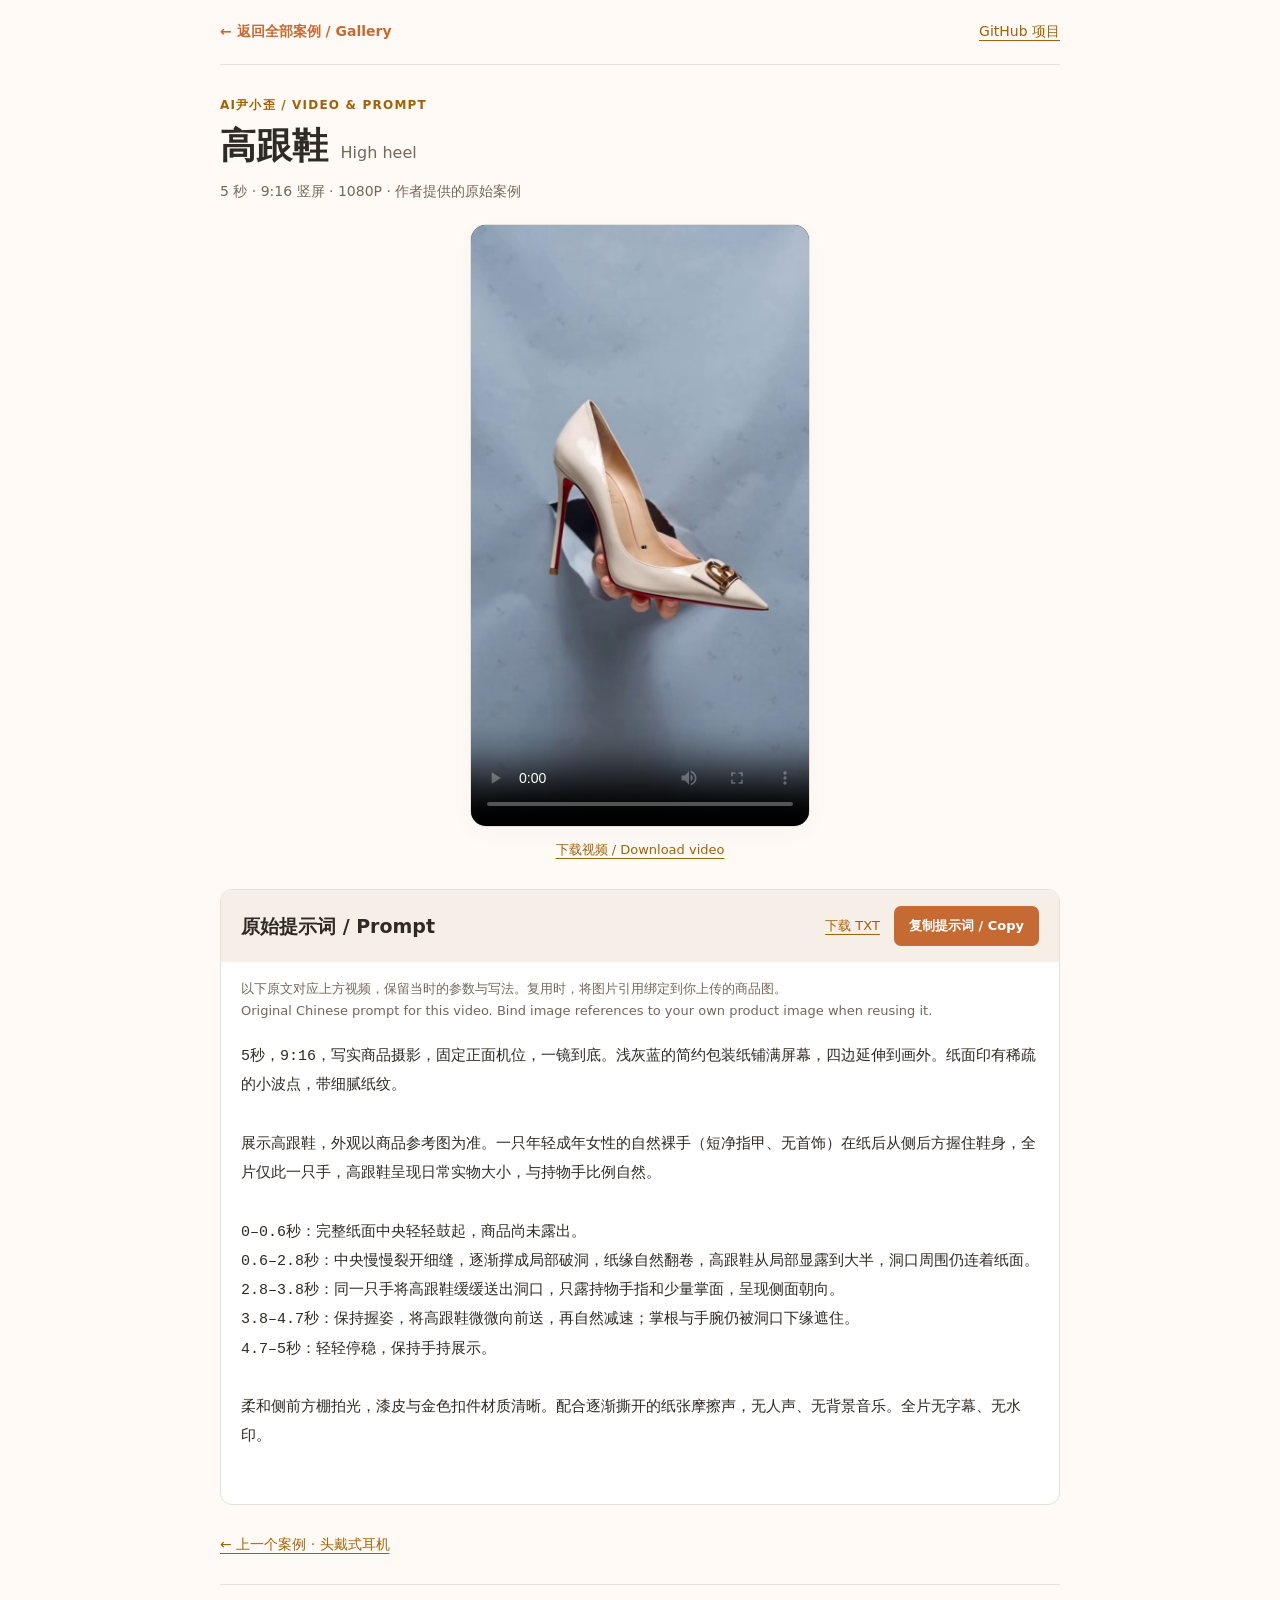
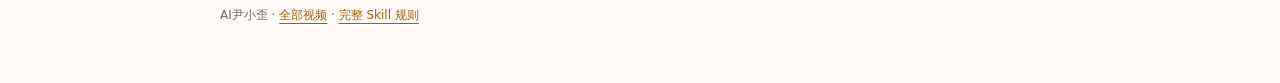
<file: cases/video-05.html>
<!doctype html>
<html lang="zh-CN">
<head>
  <meta charset="utf-8">
  <meta name="viewport" content="width=device-width, initial-scale=1">
  <meta name="description" content="高跟鞋破纸展示视频与对应原始提示词，可播放、复制和下载。">
  <meta name="theme-color" content="#FFFaf5">
  <title>高跟鞋 · 视频与提示词 | Product Paper Reveal</title>
  <link rel="stylesheet" href="../assets/case.css">
  <script src="../assets/case.js" defer></script>
</head>
<body><div class="wrap">
  <nav class="top" aria-label="案例导航"><a class="brand" href="../index.html#video-05">← 返回全部案例 / Gallery</a><a href="https://github.com/yinxiaowai/ecommerce-paper-reveal-video">GitHub 项目</a></nav>
  <header><p class="eyebrow">AI尹小歪 / VIDEO &amp; PROMPT</p><h1>高跟鞋 <small lang="en">High heel</small></h1><p class="meta">5 秒 · 9:16 竖屏 · 1080P · 作者提供的原始案例</p></header>
  <main>
    <div class="video-wrap"><video controls playsinline preload="metadata" poster="../assets/images/video-05-poster.jpg" aria-label="高跟鞋破纸展示视频"><source src="../assets/videos/video-05.mp4" type="video/mp4">浏览器暂不支持播放，请使用下方下载链接。</video></div>
    <p class="video-download"><a href="../assets/videos/video-05.mp4" download>下载视频 / Download video</a></p>
    <section class="prompt" aria-labelledby="prompt-title">
      <div class="prompt-head"><h2 id="prompt-title">原始提示词 <span lang="en">/ Prompt</span></h2><div class="actions"><a href="../assets/prompts/video-05.txt" download>下载 TXT</a><button id="copy-prompt" type="button" hidden>复制提示词 / Copy</button></div></div>
      <p class="note">以下原文对应上方视频，保留当时的参数与写法。复用时，将图片引用绑定到你上传的商品图。<br><span lang="en">Original Chinese prompt for this video. Bind image references to your own product image when reusing it.</span></p>
      <pre><code id="prompt-text">5秒，9:16，写实商品摄影，固定正面机位，一镜到底。浅灰蓝的简约包装纸铺满屏幕，四边延伸到画外。纸面印有稀疏的小波点，带细腻纸纹。

展示高跟鞋，外观以商品参考图为准。一只年轻成年女性的自然裸手（短净指甲、无首饰）在纸后从侧后方握住鞋身，全片仅此一只手，高跟鞋呈现日常实物大小，与持物手比例自然。

0–0.6秒：完整纸面中央轻轻鼓起，商品尚未露出。
0.6–2.8秒：中央慢慢裂开细缝，逐渐撑成局部破洞，纸缘自然翻卷，高跟鞋从局部显露到大半，洞口周围仍连着纸面。
2.8–3.8秒：同一只手将高跟鞋缓缓送出洞口，只露持物手指和少量掌面，呈现侧面朝向。
3.8–4.7秒：保持握姿，将高跟鞋微微向前送，再自然减速；掌根与手腕仍被洞口下缘遮住。
4.7–5秒：轻轻停稳，保持手持展示。

柔和侧前方棚拍光，漆皮与金色扣件材质清晰。配合逐渐撕开的纸张摩擦声，无人声、无背景音乐。全片无字幕、无水印。
</code></pre>
      <p class="copy-status" id="copy-status" role="status" aria-live="polite"></p>
    </section>
    <nav class="pager" aria-label="相邻案例"><a href="video-04.html">← 上一个案例 · 头戴式耳机</a></nav>
  </main>
  <footer>AI尹小歪 · <a href="../index.html">全部视频</a> · <a href="https://github.com/yinxiaowai/ecommerce-paper-reveal-video/blob/v1.0.0/references/paper-reveal-prompt.zh-CN.md">完整 Skill 规则</a></footer>
</div></body>
</html>
</file>
<file: assets/case.css>
:root{color-scheme:light;--ink:#2F2A25;--muted:#75675b;--paper:#FFFaf5;--accent:#C46A32;--gold:#D97706;--deep:#A16207;--line:#EADFD4}
*{box-sizing:border-box}body{margin:0;background:var(--paper);color:var(--ink);font-family:system-ui,-apple-system,"Segoe UI","Microsoft YaHei",sans-serif;line-height:1.7}
a{color:var(--deep);text-underline-offset:4px}a:hover{color:var(--accent)}:focus-visible{outline:3px solid var(--gold);outline-offset:4px}
.wrap{width:min(840px,calc(100% - 40px));margin:auto}.top{padding:20px 0;display:flex;justify-content:space-between;gap:16px;border-bottom:1px solid var(--line);font-size:14px}.brand{font-weight:750;color:var(--accent);text-decoration:none}
header{padding:30px 0 20px}.eyebrow{font-size:12px;letter-spacing:.1em;color:var(--deep);font-weight:700;margin:0 0 8px}h1{font-size:clamp(26px,4vw,36px);line-height:1.3;margin:0 0 10px}h1 small{font-size:16px;color:var(--muted);font-weight:400}.meta{color:var(--muted);font-size:14px;margin:0}
.video-wrap{max-width:340px;margin:0 auto;border:1px solid var(--line);border-radius:16px;overflow:hidden;box-shadow:0 6px 24px #2f2a2508}video{width:100%;display:block;aspect-ratio:9/16;object-fit:contain;background:#201d1a}.video-download{text-align:center;font-size:13px;margin:12px 0 28px}
.prompt{border:1px solid var(--line);border-radius:12px;background:#fff;overflow:hidden}.prompt-head{padding:16px 20px;background:#F6EFE8;display:flex;align-items:center;justify-content:space-between;gap:12px;flex-wrap:wrap}h2{font-size:19px;margin:0}.actions{display:flex;align-items:center;gap:14px;font-size:13px}button{font:inherit;cursor:pointer;border:0;border-radius:7px;background:var(--accent);color:white;padding:9px 15px;font-weight:650}button:hover{background:#a85225}button[hidden]{display:none}.note{font-size:13px;color:var(--muted);padding:16px 20px 0;margin:0}pre{margin:0;padding:20px;white-space:pre-wrap;overflow-wrap:anywhere;line-height:1.95;font-size:15px}code{font-family:inherit}.copy-status{margin:0;padding:0 20px 12px;color:var(--deep);font-size:13px;min-height:32px}.pager{display:flex;justify-content:space-between;gap:20px;margin:28px 0;font-size:14px}footer{padding:20px 0 28px;border-top:1px solid var(--line);font-size:12px;color:var(--muted)}
@media(max-width:600px){.wrap{width:calc(100% - 28px)}.top{font-size:12px}header{padding-top:24px}h1 small{display:block;margin-top:6px}.video-wrap{max-width:300px}.prompt-head,pre{padding:16px}.note{padding:14px 16px 0}.copy-status{padding-left:16px}.pager{flex-wrap:wrap}}
</file>
